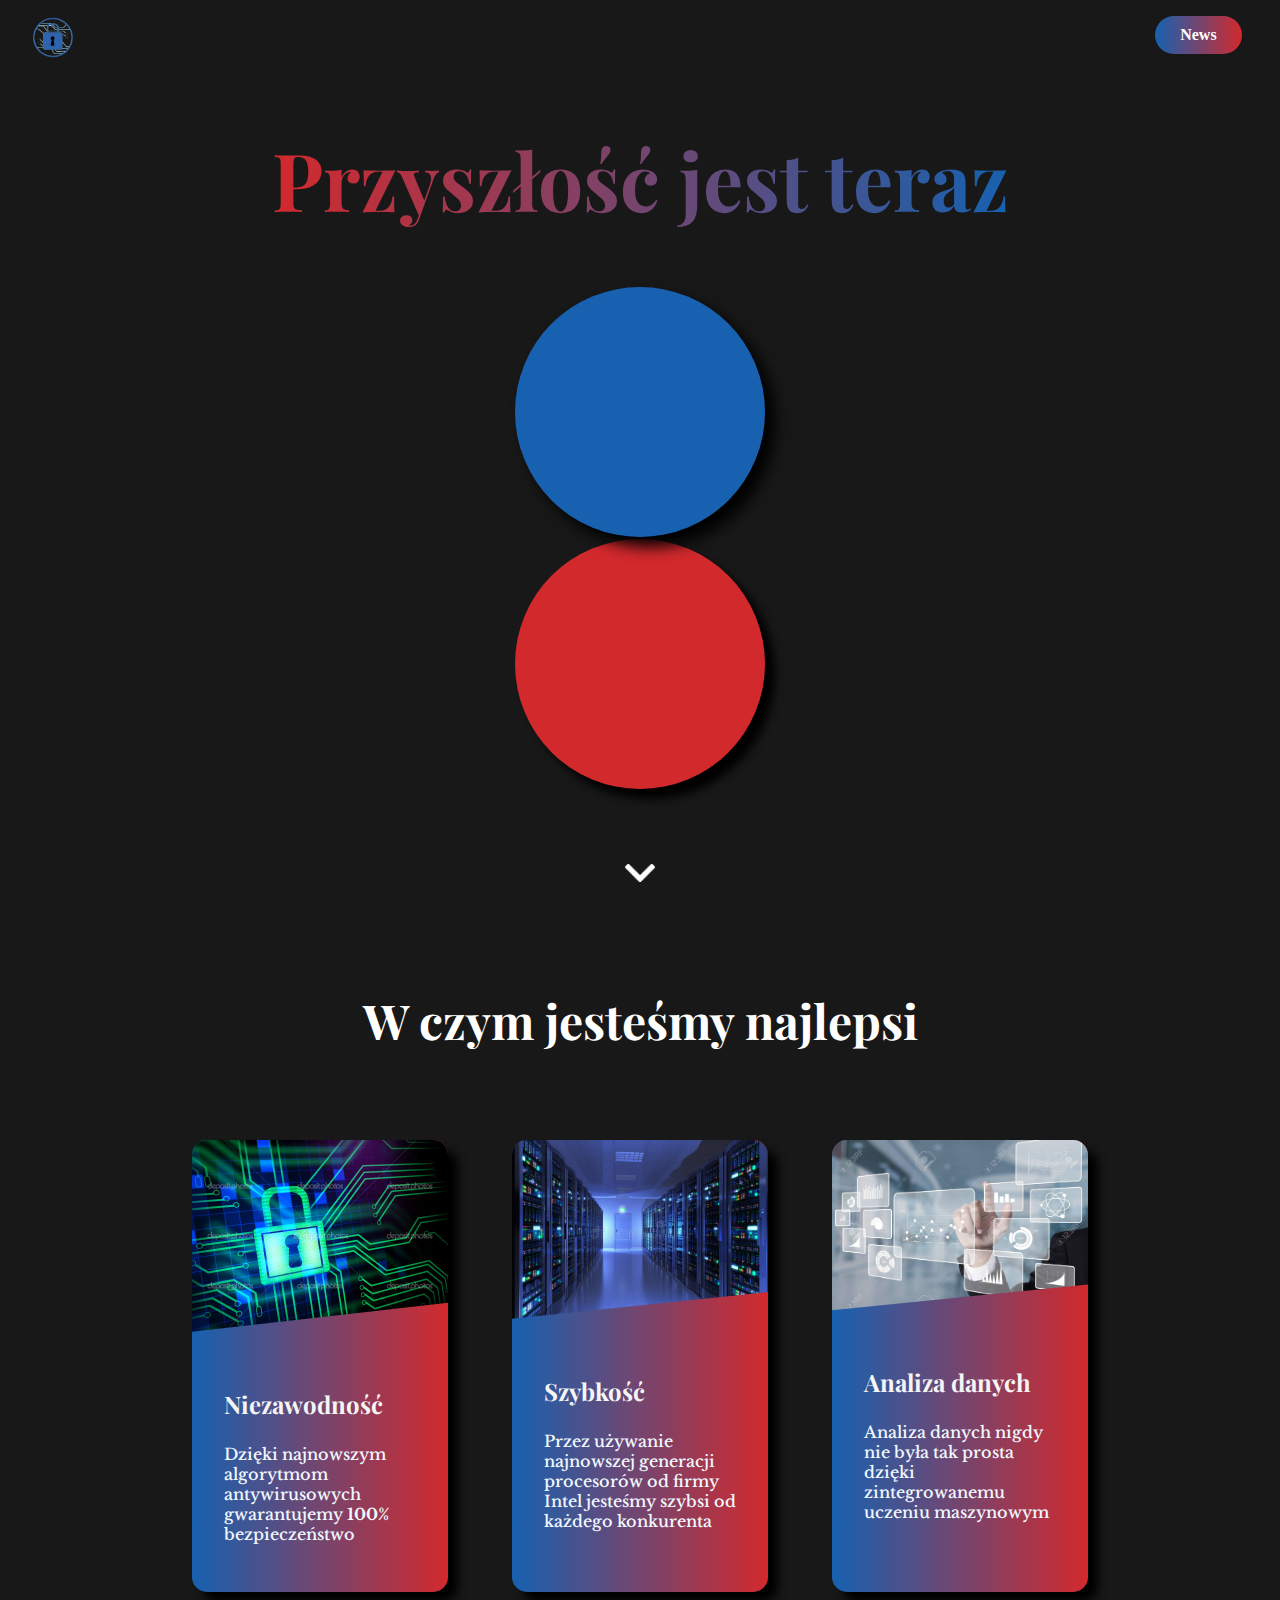
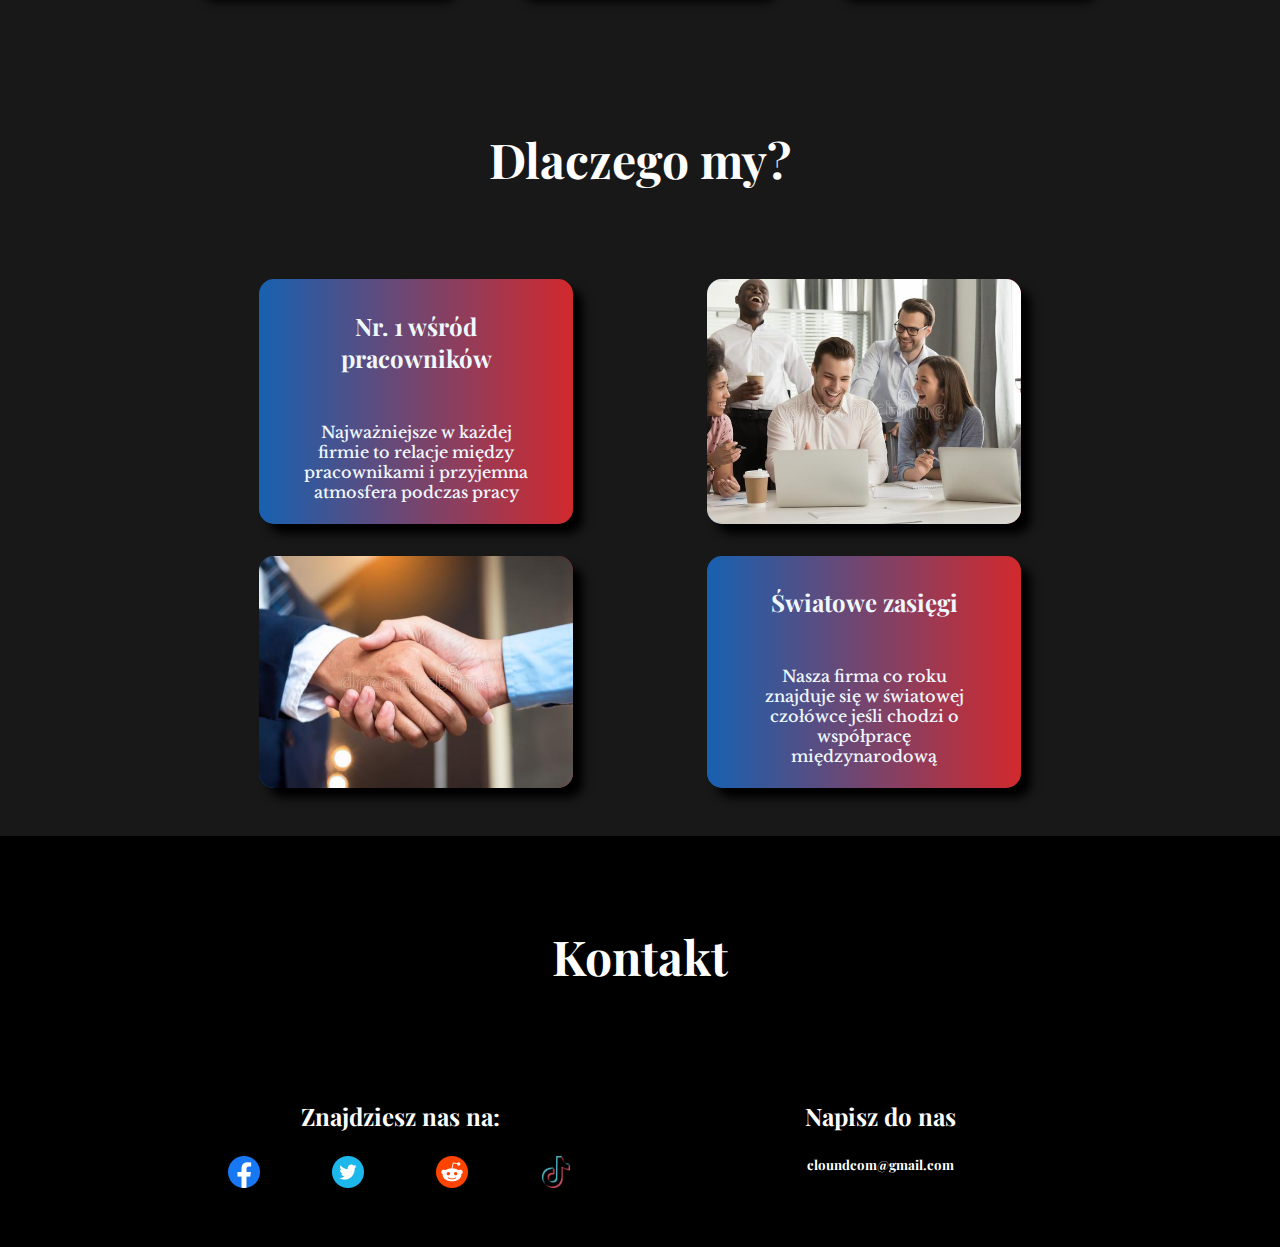
<file: Dodatkowe_HTML/index.html>
<!DOCTYPE html>
<html lang="pl">

<head>
    <meta charset="UTF-8">
    <title>Cloudcom</title>
    <link rel="shortcut icon" href="images/logo.png" />
    <link rel="stylesheet" href="css/style.css">
    <link rel="preconnect" href="https://fonts.gstatic.com">
    <link href="https://fonts.googleapis.com/css2?family=Libre+Baskerville&family=Playfair+Display&display=swap" rel="stylesheet">

</head>

<body>
    <header>
        <div class="main">
            <div class="nav">
                <ul>
                    <li><a href="html/news.html" class="button">News</a></li>
                </ul>
            </div>
            <div class="logo"><img src="images/logo.png" alt=""></div>
            <div class="title">
                
                <h1>Przyszłość jest teraz</h1>
                <div class="circle1"></div>
                <div class="circle2"></div>      

            </div>
            <div class="arrow"><img src="images/down.png" alt=""></div>
        </div>
    </header>

    <section class="about">
        <h2 class="title2">W czym jesteśmy najlepsi</h2>
        <div class="container">
            <div class="card">
                <div class="c_image"><img src="images/security.jpg" alt=""></div>
                <div class="c_letters">
                    <h3 class="c_title"> Niezawodność</h3>
                    <p class="c_text">Dzięki najnowszym algorytmom antywirusowych gwarantujemy <b>100%</b> bezpieczeństwo </p>
                </div>
            </div>

            <div class="card">
                <div class="c_image"><img src="images/serwer.jpg" alt=""></div>
                <div class="c_letters">
                    <h3 class="c_title"> Szybkość</h3>
                    <p class="c_text">Przez używanie najnowszej generacji procesorów od firmy Intel jesteśmy szybsi od każdego konkurenta </p>
                </div>
            </div>

            <div class="card">
                <div class="c_image"><img src="images/data.jpg" alt=""></div>
                <div class="c_letters">
                    <h3 class="c_title"> Analiza danych</h3>
                    <p class="c_text">Analiza danych nigdy nie była tak prosta dzięki zintegrowanemu uczeniu maszynowym</p>
                </div>
            </div>
        </div>
    </section>

    <section class="bullet_points">
        <h2>Dlaczego my?</h2>
        <div class="container2x2">
            <div class="card2">
                <div class="c_letters2">
                    <h3 class="c_title2"> Nr. 1 wśród pracowników</h3>
                    <p class="c_text2">Najważniejsze w każdej firmie to relacje między pracownikami i przyjemna atmosfera podczas pracy </p>
                </div>
            </div>

            <div class="card2">
                <div class="c_image2"><img src="images/biuro.jpg" alt=""></div>
            </div>

            <div class="card2">
                <div class="c_image2"><img src="images/podanie_reki.jpg" alt=""></div>
            </div>

            <div class="card2">
                <div class="c_letters2">
                    <h3 class="c_title2"> Światowe zasięgi</h3>
                    <p class="c_text2"> Nasza firma co roku znajduje się w światowej czołówce jeśli chodzi o współpracę międzynarodową</p>
                </div>
            </div>
        </div>
    </section>

    <section class="contact">
        <h2>Kontakt</h2>
        <div class="container">
            <div>
                <h3>Znajdziesz nas na:</h3>
                <div class="share">
                    <div><a href="https://facebook.com/"><img src="images/facebook_logo.webp" alt="Facebook link"></a>
                    </div>
                    <div><a href="https://twitter.com/"><img src="images/twitter_logo.webp" alt="Twitter link"></a>
                    </div>
                    <div><a href="https://reddit.com/"><img src="images/reddit_logo.png" alt="Reddit link"></a></div>
                    <div><a href="https://tiktok.com/"><img src="images/tiktok_logo.png" alt="Tiktok link"></a></div>
                </div>

            </div>
            <div>
                <h3>Napisz do nas</h3>
                <h5>cloundcom@gmail.com</h5>
            </div>
        </div>
    </section>
</body>

</html>
</file>
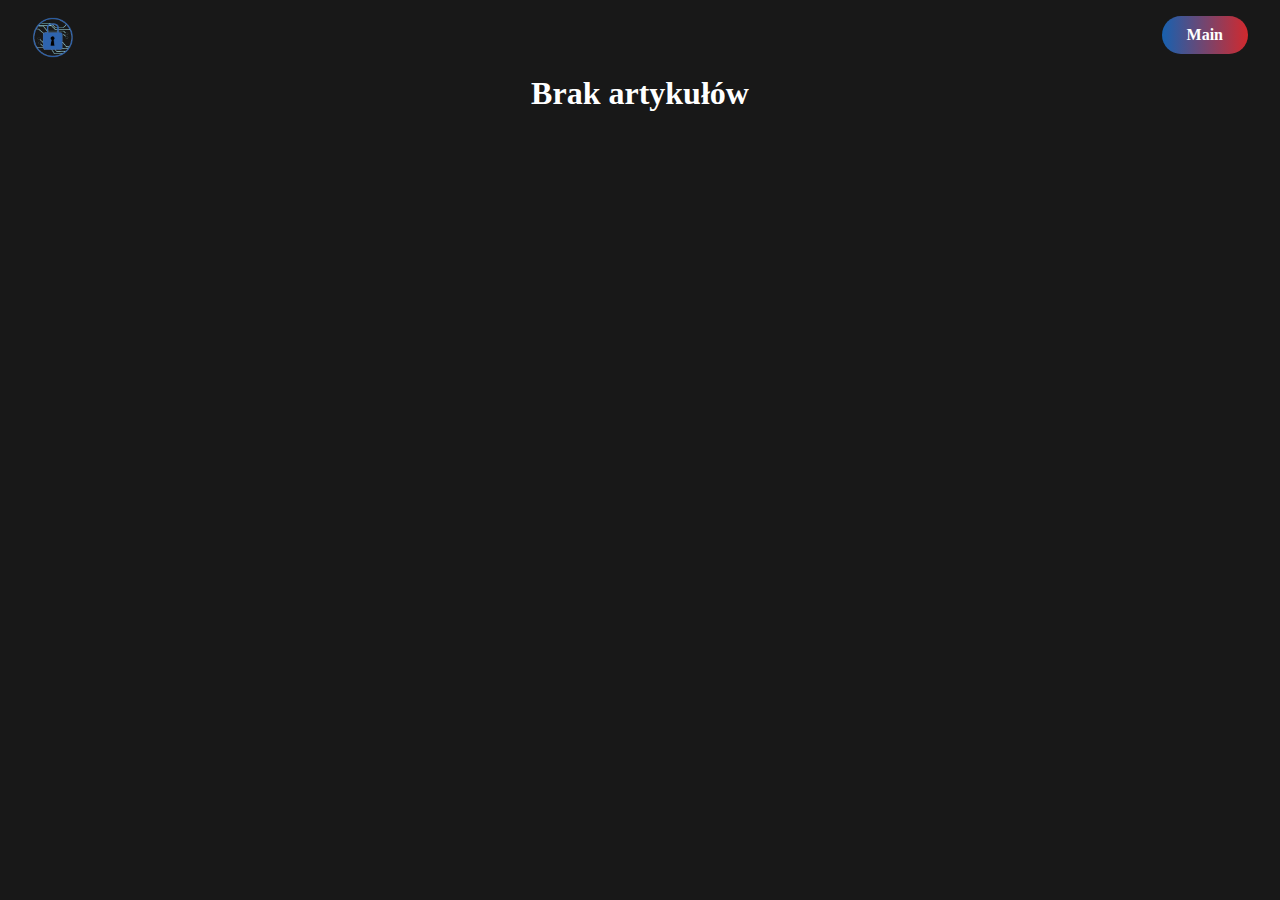
<file: Dodatkowe_HTML/html/news.html>
<!DOCTYPE html>
<html lang="pl">
<head>
    <meta charset="UTF-8">
    <title>Cloudcom | News</title>
    <link rel="shortcut icon" href="../images/logo.png" />
    <link rel="stylesheet" href="../css/news.css">
</head>
<body>
    <header>        
        <div class="main">
            <div class="nav">
                <ul>
                    <li><a href="../index.html" class="button">Main</a></li>
                </ul>
            </div>
            <div class="logo"><img src="../images/logo.png" alt=""></div>
            <div class="title">
                <h1>Brak artykułów</h1>
                <div class="circle1"></div>
                <div class="circle2"></div>      
            </div>
        </div>
    </header>
</body>
</html>
</file>
<file: Dodatkowe_HTML/css/style.css>
body {
    margin: 0;
    padding: 0;
    max-width: 100%;
    overflow-x: hidden;
    background-color: #181818;
    color: white;
    font-weight: bold;
}

body::-webkit-scrollbar {
    display: none;
}

section {
    padding: 3rem 0;
}

h1, h2, h3, h5 {
    text-align: center;
    font-family: 'Playfair Display', serif;
}

h1 {
    font-size: 5rem;
    background: linear-gradient(90deg, #D2292D 0%, #1761B0 100%);
    -webkit-text-fill-color: transparent;
    -webkit-background-clip: text;
}

h2 {
    font-size: 3rem;
    padding-bottom: 0rem;
}

h3 {
    font-size: 1.5rem;
}

section > h2 {
    padding-bottom: 3rem;
}

img {
    display: block;
    max-width: 100%;
    max-height: 100%;
    margin-left: auto;
    margin-right: auto;
}

ul {
    list-style-type: none;
}

p {
   padding-top: 0;
   font-weight: 500;
   font-family: 'Libre Baskerville', serif;
}

.circle1 {
    background-color: #1761B0;
    height: 250px;
    width: 250px;
    border-radius: 50%;
    box-shadow: 10px 10px 15px black;
    z-index: -1;
    animation: circ1 ease-out 30s;
    animation-iteration-count: infinite;
}

@keyframes circ1 {
    0% {
        transform: translateX(-80vw) translateY(-20vh);
    }
    100% {
        transform: translateX(70vw) translateY(650%);
    }
}

.circle2 {
    background-color: #D2292D;
    height: 250px;
    width: 250px;
    border-radius: 50%;
    box-shadow: 10px 10px 10px black;
    z-index: -2;
    animation: circ2 35s;
    animation-iteration-count: infinite;
}

@keyframes circ2 {
    0% {
        transform: translateX(75vw) translateY(-50vh);
    }
    100% {
        transform: translateX(-80vw) translateY(800%);
    }
}

.title {
    width: 100vw;
    height: 80vh;
    display: grid;
    place-items: center;
}

.title>h1 {
    animation: slide 2s ease-out forwards;
}

@keyframes slide {
    0% {
        transform: translateY(500px);
    }
    100% {
        transform: translateY(250px);
    }
}

.nav>ul {
    display: inline;
    float: right;
    margin-right: 3%;
}

.button {
    border-radius: 5em;
    background: linear-gradient(90deg, #1761B0 0%, #D2292D 100%);
    color: white;
    padding: 10px 25px;
    text-align: center;
    text-decoration: none;
    display: inline-block;
    animation: button 1.5s;
}

@keyframes button {
    0% {
        transform: translateX(250px);
    }
    100% {
        transform: translateX(0);
    }
}

.logo {
    position: absolute;
    top: 1.5%;
    left: 1%;
    width: 5em;
}

.main {
    padding: 0;
    margin: 0;
    width: 100vw;
    height: 100vh;
    text-align: center;
}

.arrow {
    position: absolute;
    bottom: 2%;
    align-items: center;
    justify-content: center;
    width: 100vw;
    height: 2vh;
    animation: arrow 5s ease-in-out;
    animation-iteration-count: infinite;
}

@keyframes arrow {
    50% {
        transform: translateY(100%);
    }
}

.about {
    z-index: 1;
}

.container {
    margin-left: auto;
    margin-right: auto;
    display: flex;
    flex-direction: column;
    width: 90%;
    gap: 4rem;
}

@media (min-width: 50em) {
    .container {
        flex-direction: row;
        width: 90%;
    }
    .container>* {
        flex-basis: 100%;
    }
}

@media (min-width: 70em) {
    .container {
        flex-direction: row;
        width: 70%;
    }
    .container>* {
        flex-basis: 100%;
    }
}

.card {
    overflow: auto;
    color: aliceblue;
    background: rgb(63, 94, 251);
    background: linear-gradient(90deg, #1761B0 0%, #D2292D 100%);
    border: red;
    border-radius: 15px;
    box-shadow: 10px 10px 10px black;
}

.card:hover {
    animation: card 0.5s ease-out forwards;
}

@keyframes card {
    100% {
        transform: translateY(-3em);
    }
}

.card:hover>.c_letters {
    animation: letters 0.5s ease-out forwards;
}

@keyframes letters {
    100% {
        transform: translateY(-1.5em);
    }
}

.c_image {
    position: relative;
    clip-path: polygon(0 0, 100% 0, 100% 85%, 0 100%);
}

.c_title {
    text-align: left;
    color: whitesmoke;
}

.c_letters {
    padding: 2rem;
}

.container2x2 {
    display: grid;
    margin: auto;
    justify-items: center;
    grid-template-columns: 50% 50%;
    row-gap: 2rem;
}

@media (min-width: 60em) {
    .container2x2 {
        width: 70%;
    }
}

.card2 {
    overflow: auto;
    text-align: center;
    color: aliceblue;
    background: rgb(63, 94, 251);
    background: linear-gradient(90deg, #1761B0 0%, #D2292D 100%);
    border: red;
    border-radius: 15px;
    display: block;
    flex-direction: column;
    width: 90%;
    box-shadow: 10px 10px 10px black;
}

.card2:hover {
    animation: card 0.5s ease-out forwards;
}

.c_letters2 {
    justify-content: center;
    border-bottom: 3em;
    padding-bottom: 2em;
    margin-left: 2rem;
    margin-right: 2rem;
}

.c_text2 {
    margin-top: 3rem;
}

@media (min-width: 80em) {
    .card2 {
        width: 70%;
    }
}

.c_image2 {
    position: relative;
    height: 100%;
}

.c_image2>img {
    object-fit: cover;
    width: 100%;
    width: 100%;
    height: 100%;
}

.c_letters2 {
    padding: 2%;
}

.c_title2 {
    padding: 0;
}

.contact {
    background-color: black;
    width: 100vw;
    height: 35vh;
}

.contact>h1 {
    padding-top: 3rem;
    background-color: black;
}

.share {
    display: flex;
    flex-direction: row;
}

.share>div {
    height: 2rem;
    width: 2rem;
    flex-basis: 100%;
}
</file>
<file: Dodatkowe_HTML/css/news.css>
body {
    overflow-x: hidden;
    background-color: #181818;
    color: white;
    font-weight: bold;
}

img {
    display: block;
    max-width: 100%;
    max-height: 100%;
    margin-left: auto;
    margin-right: auto;
}

.nav > ul > li {
    display: inline;
    float: right;
    margin-right: 1.5rem;
}

.button {
    border-radius: 5em;
    background: linear-gradient(90deg, #1761B0 0%, #D2292D 100%);
    color: white;
    padding: 10px 25px;
    text-align: center;
    text-decoration: none;
    display: inline-block;
    animation: button 1.5s;
}

@keyframes button {
    0% {
        transform: translateX(250px);
    }
    100% {
        transform: translateX(0);
    }
}

.logo {
    position: absolute;
    top: 1.5%;
    left: 1%;
    width: 5em;
}

.main {
    width: 100%;
    height: 100%;
    text-align: center;
}

.title {
    width: 100%;
    display: grid;
    place-items: center;
}

.title>h1 {
    animation: slide 2s ease-out forwards;
}

@keyframes slide {
    0% {
        transform: translateY(500px);
    }
    100% {
        transform: translateY(250px);
    }
}
</file>
